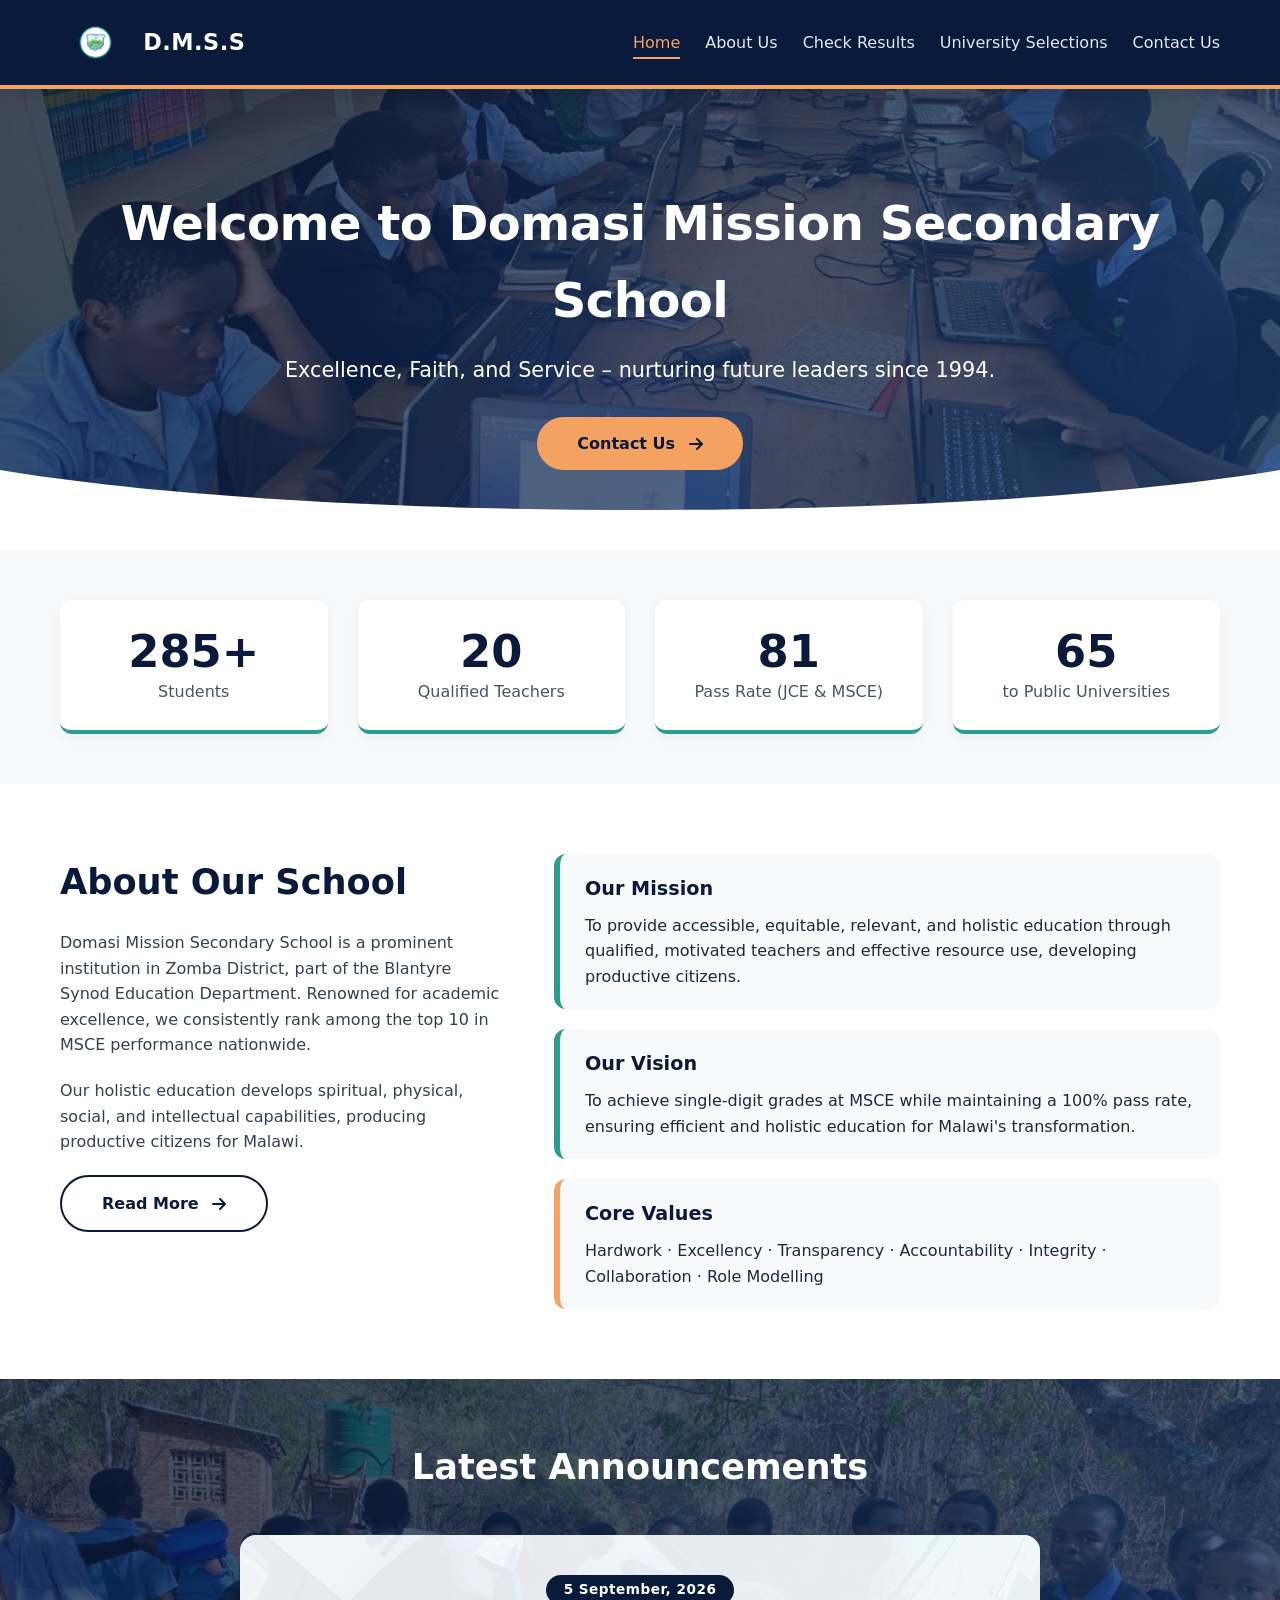
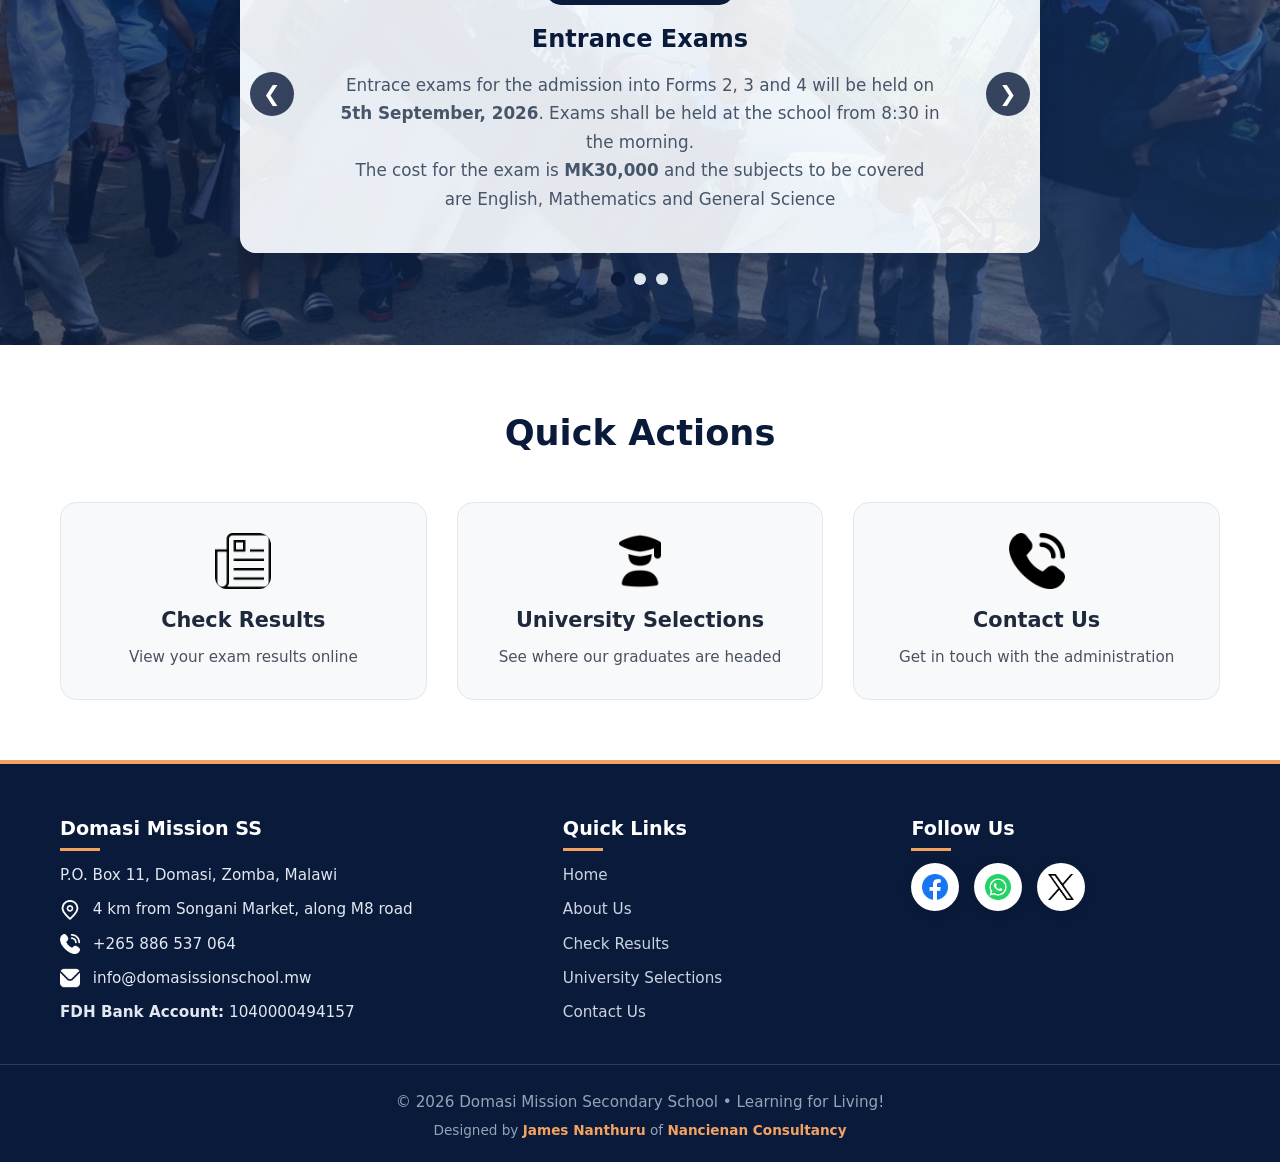
<file: index.html>
<!DOCTYPE html>
<html lang="en">
<head>
    <meta charset="UTF-8" />
    <meta name="viewport" content="width=device-width, initial-scale=1.0" />
    <meta name="description" content="Domasi Mission Secondary School – Excellence in Education, Faith, and Service. Top 10 MSCE performance in Malawi." />
    <meta name="author" content="James Nanthuru" />
    
    <!-- Favicon -->
    <link rel="icon" type="image/png" href="images/favicon.png" />
    
    <!-- Font Awesome for icons -->
    <link rel="stylesheet" href="https://cdnjs.cloudflare.com/ajax/libs/font-awesome/6.5.0/css/all.min.css" />
    
    <link rel="stylesheet" href="styles/styles.css" />
    <title>Home | Domasi Mission Secondary School</title>
</head>
<body>
    <!-- HEADER -->
    <header>
        <div class="container header-flex">
            <div class="logo">
                <a href="index.html">
                    <img src="images/logo.png" alt="Domasi Mission Secondary School Logo" />
                    <span class="school-name">D.M.S.S</span>
                </a>
            </div>
            <!-- Hamburger Menu Button -->
            <button class="hamburger" id="hamburgerBtn" aria-label="Toggle navigation menu">
                <i class="fas fa-bars"></i>
            </button>
            <!-- Navigation -->
            <nav class="nav-menu" id="navMenu">
                <button class="close-menu" id="closeMenuBtn" aria-label="Close navigation menu">
                    <i class="fas fa-times"></i>
                </button>
                <ul class="navigation">
                    <li><a href="index.html" class="active">Home</a></li>
                    <li><a href="about.html">About Us</a></li>
                    <li><a href="results.html">Check Results</a></li>
                    <li><a href="university.html">University Selections</a></li>
                    <li><a href="contact.html">Contact Us</a></li>
                </ul>
            </nav>
        </div>
    </header>

<!-- HERO BANNER -->
<section class="hero">
    <div class="hero-bg"></div>
    <div class="container hero-content">
        <h1 class="hero-title">Welcome to Domasi Mission Secondary School</h1>
        <p class="hero-subtitle">Excellence, Faith, and Service – nurturing future leaders since 1994.</p>
        <a href="contact.html" class="btn btn-primary">
            Contact Us <i class="fas fa-arrow-right"></i>
        </a>
    </div>
</section>

    <!-- QUICK STATS (Animated) -->
    <section class="stats" id="stats-section">
        <div class="container stats-grid">
            <div class="stat-item" data-count="350">
                <span class="stat-number" id="stat1">0</span>
                <span class="stat-label">Students</span>
            </div>
            <div class="stat-item" data-count="25">
                <span class="stat-number" id="stat2">0</span>
                <span class="stat-label">Qualified Teachers</span>
            </div>
            <div class="stat-item" data-count="100">
                <span class="stat-number" id="stat3">0</span>
                <span class="stat-label">Pass Rate (JCE & MSCE)</span>
            </div>
            <div class="stat-item" data-count="80">
                <span class="stat-number" id="stat4">0</span>
                <span class="stat-label">to Public Universities</span>
            </div>
        </div>
    </section>

    <!-- ABOUT TEASER + MISSION/VISION -->
    <section class="about-teaser">
        <div class="container">
            <div class="about-grid">
                <div class="about-text fade-in">
                    <h2>About Our School</h2>
                    <p>
                        Domasi Mission Secondary School is a prominent institution in Zomba District, part of the Blantyre Synod Education Department. 
                        Renowned for academic excellence, we consistently rank among the top 10 in MSCE performance nationwide.
                    </p>
                    <p>
                        Our holistic education develops spiritual, physical, social, and intellectual capabilities, producing productive citizens for Malawi.
                    </p>
                    <a href="about.html" class="btn btn-secondary">
                        Read More <i class="fas fa-arrow-right"></i>
                    </a>
                </div>
                <div class="mission-vision">
                    <div class="mv-box fade-in">
                        <h3>Our Mission</h3>
                        <p>To provide accessible, equitable, relevant, and holistic education through qualified, motivated teachers and effective resource use, developing productive citizens.</p>
                    </div>
                    <div class="mv-box fade-in">
                        <h3>Our Vision</h3>
                        <p>To achieve single‑digit grades at MSCE while maintaining a 100% pass rate, ensuring efficient and holistic education for Malawi's transformation.</p>
                    </div>
                    <div class="mv-box values fade-in">
                        <h3>Core Values</h3>
                        <p>Hardwork · Excellency · Transparency · Accountability · Integrity · Collaboration · Role Modelling</p>
                    </div>
                </div>
            </div>
        </div>
    </section>

    <!-- LATEST NEWS / ANNOUNCEMENTS (CAROUSEL) -->
    <section class="news">
        <div class="container">
            <h2>Latest Announcements</h2>
            <div class="news-carousel-container">
                <div class="news-carousel" id="newsCarousel">

                    <div class="news-slide">
                        <span class="news-date">5 September, 2026</span>
                        <h3>Entrance Exams</h3>
                        <p>Entrace exams for the admission into Forms 2, 3 and 4 will be held on <strong>5th September, 2026</strong>. Exams shall be held at the school from 8:30 in the morning.</p>
                        <p>The cost for the exam is <strong>MK30,000</strong> and the subjects to be covered are English, Mathematics and General Science</p>
                    </div>

                    <div class="news-slide">
                        <span class="news-date">Quiz For Seniors!</span>
                        <h3>Biology Form 3: The Human Digestive System Quiz</h3>
                        <p>Please click <a href="https://docs.google.com/forms/d/e/1FAIpQLSdcTyNY9k8ctupdufusrciLjAH4TzVms2nDSgASkOYd7P7Nxg/viewform?usp=sharing&ouid=105604369254971839266"> here</a> to access the quiz</p>
                    </div>

                    <div class="news-slide">
                        <span class="news-date">14 September, 2026</span>
                        <h3>New Academic Year Starts!</h3>
                        <p>Term 1 will open on <strong>14th September, 2026</strong> which will also be the day for arrival of the students. All parents and guardians are urged to prepare diligently.</p>
                    </div>
                </div>
                <!-- Carousel Controls -->
                <button class="carousel-btn prev-btn" onclick="prevSlide()">&#10094;</button>
                <button class="carousel-btn next-btn" onclick="nextSlide()">&#10095;</button>
            </div>
            <!-- Dots/Indicators -->
            <div class="carousel-dots" id="carouselDots"></div>
        </div>
    </section>

    <!-- QUICK LINKS (Service Cards) -->
    <section class="quick-links">
        <div class="container">
            <h2>Quick Actions</h2>
            <div class="links-grid">
                <a href="results.html" class="link-card">
                    <img src="images/results.png" alt="Check Results" class="action-icon" />
                    <h3>Check Results</h3>
                    <p>View your exam results online</p>
                </a>
                <a href="university.html" class="link-card">
                    <img src="images/university.png" alt="University Selections" class="action-icon" />
                    <h3>University Selections</h3>
                    <p>See where our graduates are headed</p>
                </a>
                <a href="contact.html" class="link-card">
                    <img src="images/call.png" alt="Contact Us" class="action-icon" />
                    <h3>Contact Us</h3>
                    <p>Get in touch with the administration</p>
                </a>
            </div>
        </div>
    </section>

    <!-- ===== FOOTER ===== -->
    <footer>
        <div class="container footer-grid">
            <div class="footer-col">
                <h4>Domasi Mission SS</h4>
                <p>P.O. Box 11, Domasi, Zomba, Malawi</p>
                <p><img src="images/location.png" alt="Location" class="footer-icon" /> 4 km from Songani Market, along M8 road</p>
                <p><img src="images/call.png" alt="Phone" class="footer-icon" /> +265 886 537 064</p>
                <p><img src="images/email.png" alt="Email" class="footer-icon" /> info@domasissionschool.mw</p>
                <p><strong>FDH Bank Account:</strong> 1040000494157</p>
            </div>
            <div class="footer-col">
                <h4>Quick Links</h4>
                <ul>
                    <li><a href="index.html">Home</a></li>
                    <li><a href="about.html">About Us</a></li>
                    <li><a href="results.html">Check Results</a></li>
                    <li><a href="university.html">University Selections</a></li>
                    <li><a href="contact.html">Contact Us</a></li>
                </ul>
            </div>
            <div class="footer-col">
                <h4>Follow Us</h4>
                <div class="social-icons">
                    <a href="#" target="_blank"><img src="images/facebook.png" alt="Facebook" /></a>
                    <a href="#" target="_blank"><img src="images/whatsapp.png" alt="WhatsApp" /></a>
                    <a href="#" target="_blank"><img src="images/x-bw.png" alt="X (Twitter)" /></a>
                </div>
            </div>
        </div>

        <hr class="footer-divider" />

        <div class="container footer-bottom">
            <p class="footer-copy">
                &copy; 2026 Domasi Mission Secondary School &bull; Learning for Living!
            </p>
            <p class="footer-designed">
                Designed by <a href="https://www.linkedin.com/in/james-nanthuru-34a777254/" target="_blank" class="footer-link">James Nanthuru</a> of <strong>Nancienan Consultancy</strong>
            </p>
        </div>
    </footer>

    <!-- Back to Top Button -->
    <button id="backToTop" class="back-to-top" onclick="scrollToTop()">
        <i class="fas fa-chevron-up"></i>
    </button>

    <!-- ===== EXTERNAL JAVASCRIPT WITH DEFER ===== -->
    <script src="scripts/domasi.js" defer></script>
</body>
</html>
</file>
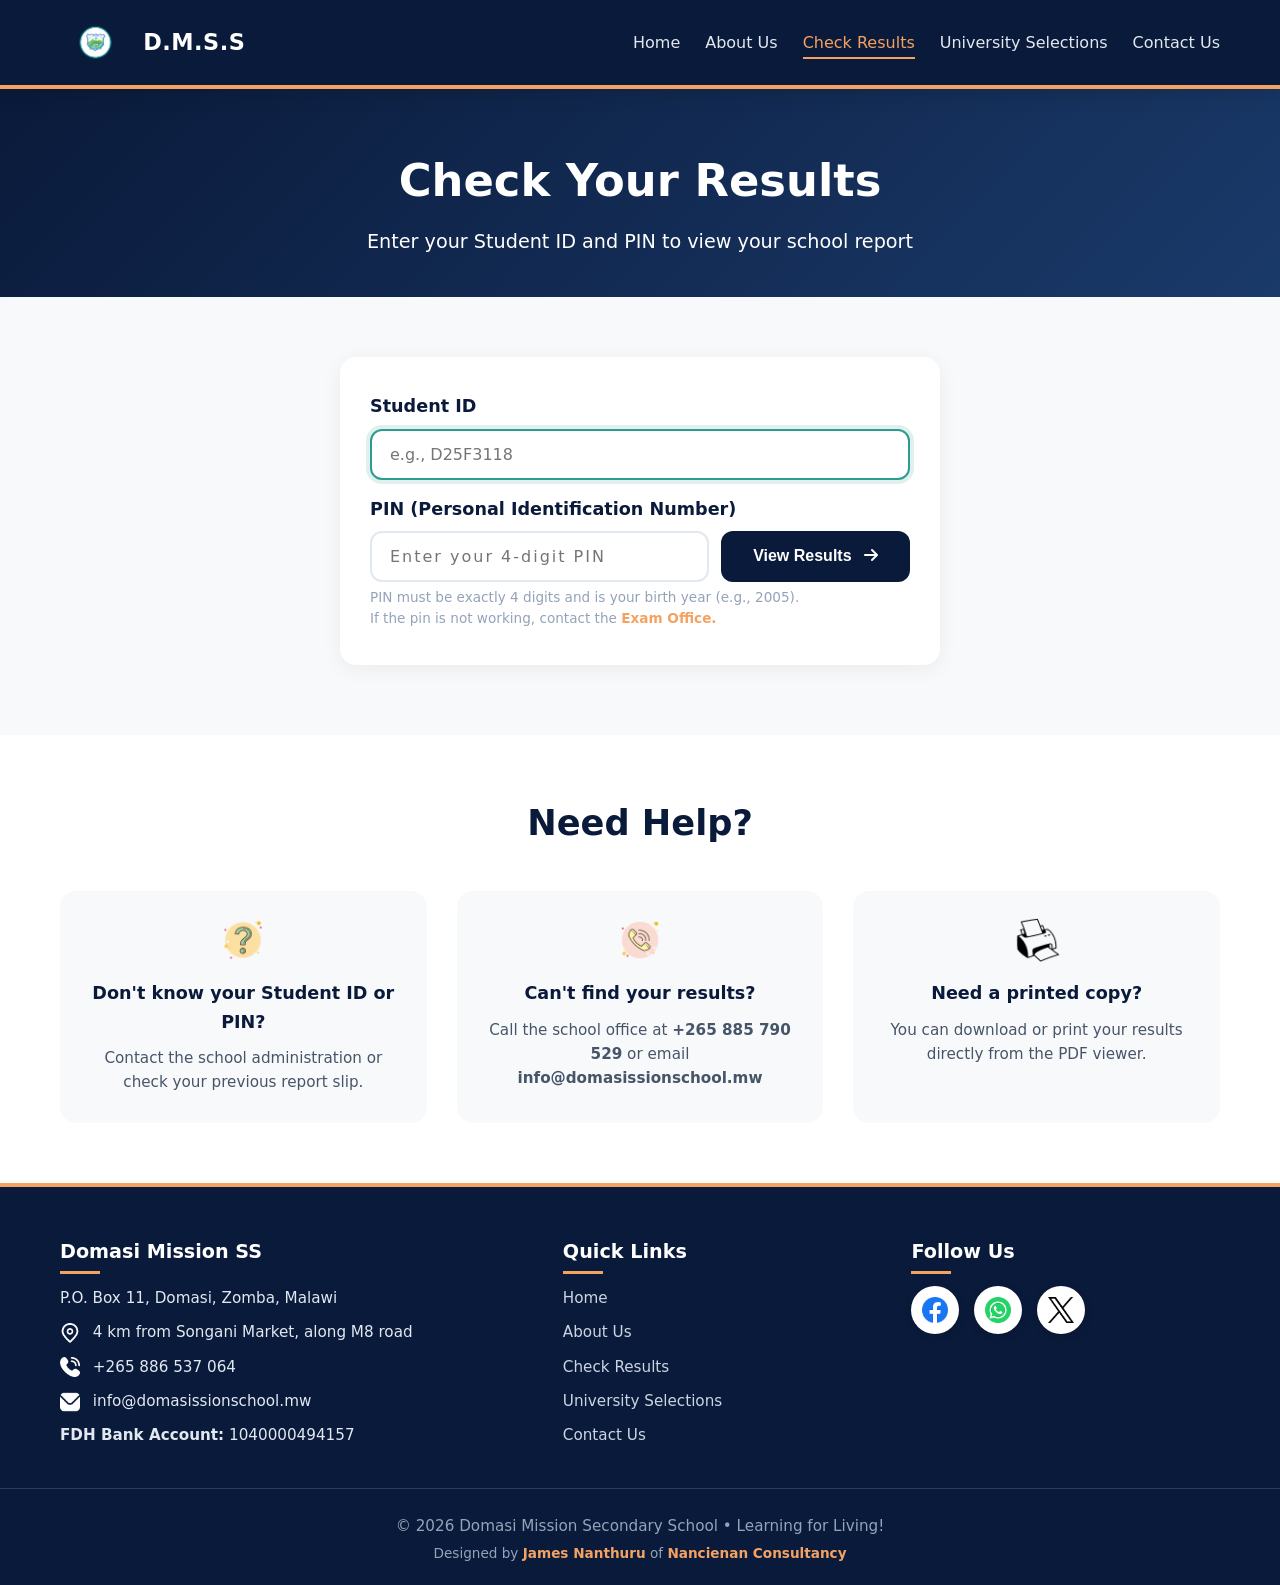
<file: results.html>
<!DOCTYPE html>
<html lang="en">
<head>
    <meta charset="UTF-8" />
    <meta name="viewport" content="width=device-width, initial-scale=1.0" />
    <meta name="description" content="Check your results at Domasi Mission Secondary School. Enter your Student ID and PIN to view your report." />
    <meta name="author" content="James Nanthuru" />
    
    <!-- Favicon -->
    <link rel="icon" type="image/png" href="images/favicon.png" />
    
    <!-- Font Awesome for icons -->
    <link rel="stylesheet" href="https://cdnjs.cloudflare.com/ajax/libs/font-awesome/6.5.0/css/all.min.css" />
    
    <link rel="stylesheet" href="styles/styles.css" />
    <title>Check Results | Domasi Mission Secondary School</title>
</head>
<body>
    <!-- ===== HEADER ===== -->
    <header>
        <div class="container header-flex">
            <div class="logo">
                <a href="index.html">
                    <img src="images/logo.png" alt="Domasi Mission Secondary School Logo" />
                    <span class="school-name">D.M.S.S</span>
                </a>
            </div>
            <!-- Hamburger Menu Button -->
            <button class="hamburger" id="hamburgerBtn" aria-label="Toggle navigation menu">
                <i class="fas fa-bars"></i>
            </button>
            <!-- Navigation -->
            <nav class="nav-menu" id="navMenu">
                <button class="close-menu" id="closeMenuBtn" aria-label="Close navigation menu">
                    <i class="fas fa-times"></i>
                </button>
                <ul class="navigation">
                    <li><a href="index.html">Home</a></li>
                    <li><a href="about.html">About Us</a></li>
                    <li><a href="results.html" class="active">Check Results</a></li>
                    <li><a href="university.html">University Selections</a></li>
                    <li><a href="contact.html">Contact Us</a></li>
                </ul>
            </nav>
        </div>
    </header>

    <!-- ===== MAIN CONTENT ===== -->
    <main>
        <!-- Results Hero Banner -->
        <section class="results-hero">
            <div class="container">
                <h1 class="hero-title">Check Your Results</h1>
                <p class="hero-subtitle">Enter your Student ID and PIN to view your school report</p>
            </div>
        </section>

        <!-- Search Section -->
        <section class="result-search-section">
            <div class="container">
                <div class="search-box fade-in">
                    <label for="studentId">Student ID</label>
                    <div class="search-input-group">
                        <input 
                            type="text" 
                            id="studentId" 
                            placeholder="e.g., D25F3118" 
                            autofocus
                        />
                    </div>

                    <label for="pin" style="margin-top: 15px;">PIN (Personal Identification Number)</label>
                    <div class="search-input-group">
                        <input 
                            type="password" 
                            id="pin" 
                            placeholder="Enter your 4‑digit PIN"
                            maxlength="4"
                            inputmode="numeric"
                            pattern="[0-9]{4}"
                            title="Please enter exactly 4 digits (0-9)"
                            required
                        />
                        <button id="searchBtn" onclick="checkResult()">
                            View Results <i class="fas fa-arrow-right"></i>
                        </button>
                    </div>
                    <p class="pin-hint">PIN must be exactly 4 digits and is your birth year (e.g., 2005).
                       <br/> If the pin is not working, contact the <a href="https://wa.link/b7gxhq"> Exam Office.</a>
                    </p>
                </div>

                <!-- Result Display Area -->
                <div id="resultDisplay">
                    <!-- Results will appear here -->
                </div>

                <!-- Loading Spinner (hidden by default) -->
                <div id="loadingSpinner" class="spinner" style="display: none;">
                    <div class="spinner-circle"></div>
                    <p>Checking credentials...</p>
                </div>
            </div>
        </section>

        <!-- Help Section -->
        <section class="help-section">
            <div class="container">
                <h2>Need Help?</h2>
                <div class="help-grid">
                    <div class="help-item fade-in">
                        <img src="images/questionmark.png" alt="Question Mark" class="help-icon-img" />
                        <h3>Don't know your Student ID or PIN?</h3>
                        <p>Contact the school administration or check your previous report slip.</p>
                    </div>
                    <div class="help-item fade-in">
                        <img src="images/phonecall.png" alt="Phone Call" class="help-icon-img" />
                        <h3>Can't find your results?</h3>
                        <p>Call the school office at <strong>+265 885 790 529</strong> or email <strong>info@domasissionschool.mw</strong></p>
                    </div>
                    <div class="help-item fade-in">
                        <img src="images/printer.png" alt="Printer" class="help-icon-img" />
                        <h3>Need a printed copy?</h3>
                        <p>You can download or print your results directly from the PDF viewer.</p>
                    </div>
                </div>
            </div>
        </section>
    </main>

    <!-- ===== FOOTER ===== -->
    <footer>
        <div class="container footer-grid">
            <div class="footer-col">
                <h4>Domasi Mission SS</h4>
                <p>P.O. Box 11, Domasi, Zomba, Malawi</p>
                <p><img src="images/location.png" alt="Location" class="footer-icon" /> 4 km from Songani Market, along M8 road</p>
                <p><img src="images/call.png" alt="Phone" class="footer-icon" /> +265 886 537 064</p>
                <p><img src="images/email.png" alt="Email" class="footer-icon" /> info@domasissionschool.mw</p>
                <p><strong>FDH Bank Account:</strong> 1040000494157</p>
            </div>
            <div class="footer-col">
                <h4>Quick Links</h4>
                <ul>
                    <li><a href="index.html">Home</a></li>
                    <li><a href="about.html">About Us</a></li>
                    <li><a href="results.html">Check Results</a></li>
                    <li><a href="university.html">University Selections</a></li>
                    <li><a href="contact.html">Contact Us</a></li>
                </ul>
            </div>
            <div class="footer-col">
                <h4>Follow Us</h4>
                <div class="social-icons">
                    <a href="#" target="_blank"><img src="images/facebook.png" alt="Facebook" /></a>
                    <a href="#" target="_blank"><img src="images/whatsapp.png" alt="WhatsApp" /></a>
                    <a href="#" target="_blank"><img src="images/x-bw.png" alt="X (Twitter)" /></a>
                </div>
            </div>
        </div>

        <hr class="footer-divider" />

        <div class="container footer-bottom">
            <p class="footer-copy">
                &copy; 2026 Domasi Mission Secondary School &bull; Learning for Living!
            </p>
            <p class="footer-designed">
                Designed by <a href="https://www.linkedin.com/in/james-nanthuru-34a777254/" target="_blank" class="footer-link">James Nanthuru</a> of <strong>Nancienan Consultancy</strong>
            </p>
        </div>
    </footer>

    <!-- Back to Top Button -->
    <button id="backToTop" class="back-to-top" onclick="scrollToTop()">
        <i class="fas fa-chevron-up"></i>
    </button>

    <!-- ===== EXTERNAL JAVASCRIPT WITH DEFER ===== -->
    <script src="scripts/domasi.js" defer></script>
</body>
</html>
</file>
<file: styles/styles.css>
/* ===== RESET & BASE ===== */
* {
    margin: 0;
    padding: 0;
    box-sizing: border-box;
}

body {
    font-family: 'Segoe UI', Roboto, system-ui, -apple-system, sans-serif;
    background-color: #ffffff;
    color: #1e293b;
    line-height: 1.6;
    padding-top: 85px; /* Space for fixed header */
}

.container {
    max-width: 1200px;
    margin: 0 auto;
    padding: 0 20px;
}

a {
    text-decoration: none;
    color: inherit;
}

/* ===== STICKY HEADER ===== */
header {
    position: fixed;
    top: 0;
    left: 0;
    width: 100%;
    z-index: 1000;
    background-color: #0a1a3a;
    padding: 15px 0;
    border-bottom: 4px solid #f4a261;
    box-shadow: 0 4px 20px rgba(0, 0, 0, 0.15);
    transition: all 0.3s ease;
}

/* Shrink header on scroll */
header.shrink {
    padding: 8px 0;
    box-shadow: 0 4px 30px rgba(0, 0, 0, 0.25);
}

header.shrink .logo img {
    height: 42px;
}

header.shrink .school-name {
    font-size: 1.2rem;
}

.header-flex {
    display: flex;
    justify-content: space-between;
    align-items: center;
    flex-wrap: wrap;
}

.logo {
    display: flex;
    align-items: center;
    gap: 12px;
}

.logo a {
    display: flex;
    align-items: center;
    gap: 12px;
}

.logo img {
    height: 55px;
    width: auto;
    transition: height 0.3s ease;
}

.school-name {
    color: #ffffff;
    font-size: 1.4rem;
    font-weight: 700;
    letter-spacing: 0.5px;
    transition: font-size 0.3s ease;
}

/* ===== NAVIGATION (Desktop) ===== */
.navigation {
    list-style: none;
    display: flex;
    gap: 25px;
}

.navigation li a {
    color: #e2e8f0;
    font-weight: 500;
    padding: 5px 0;
    border-bottom: 2px solid transparent;
    transition: 0.3s;
}

.navigation li a:hover,
.navigation li a.active {
    color: #f4a261;
    border-bottom-color: #f4a261;
}

/* ===== HAMBURGER MENU (Mobile) ===== */
.hamburger {
    display: none;
    background: none;
    border: none;
    color: #ffffff;
    font-size: 1.8rem;
    cursor: pointer;
    padding: 5px 10px;
    transition: all 0.3s ease;
    z-index: 1001;
}

.hamburger:hover {
    color: #f4a261;
    transform: scale(1.05);
}

.close-menu {
    display: none;
    background: none;
    border: none;
    color: #ffffff;
    font-size: 2rem;
    cursor: pointer;
    padding: 10px 20px;
    transition: all 0.3s ease;
    position: absolute;
    top: 15px;
    right: 20px;
    z-index: 1002;
}

.close-menu:hover {
    color: #f4a261;
    transform: rotate(90deg);
}

/* ===== MOBILE NAVIGATION ===== */
@media (max-width: 768px) {
    body {
        padding-top: 70px;
    }

    .hamburger {
        display: block;
    }

    /* Hide hamburger when menu is open (using body class) */
    body.menu-open .hamburger {
        display: none !important;
    }

    .close-menu {
        display: block;
        background: none;
        border: none;
        color: #ffffff;
        font-size: 2rem;
        cursor: pointer;
        padding: 10px 20px;
        transition: all 0.3s ease;
        position: absolute;
        top: 15px;
        right: 20px;
        z-index: 1002;
    }

    .close-menu:hover {
        color: #f4a261;
        transform: rotate(90deg);
    }

    .nav-menu {
        position: fixed;
        top: 0;
        right: -100%;
        width: 80%;
        max-width: 320px;
        height: 100vh;
        background: #0a1a3a;
        padding: 60px 30px 30px;
        transition: right 0.4s cubic-bezier(0.25, 0.46, 0.45, 0.94);
        z-index: 1000;
        overflow-y: auto;
        box-shadow: -10px 0 40px rgba(0, 0, 0, 0.3);
    }

    .nav-menu.open {
        right: 0;
    }

    /* Overlay */
    .nav-menu::before {
        content: '';
        position: fixed;
        top: 0;
        left: 0;
        width: 100%;
        height: 100%;
        background: rgba(0, 0, 0, 0.5);
        opacity: 0;
        visibility: hidden;
        transition: all 0.4s ease;
        z-index: -1;
    }

    .nav-menu.open::before {
        opacity: 1;
        visibility: visible;
    }

    .navigation {
        flex-direction: column;
        gap: 20px;
        padding-top: 30px;
        list-style: none;
        align-items: center;
    }

    .navigation li {
        width: 100%;
        text-align: center;
        opacity: 0;
        transform: translateX(30px);
        transition: all 0.3s ease;
        transition-delay: 0s;
    }

    /* Staggered animation */
    .nav-menu.open .navigation li:nth-child(1) { transition-delay: 0.1s; }
    .nav-menu.open .navigation li:nth-child(2) { transition-delay: 0.15s; }
    .nav-menu.open .navigation li:nth-child(3) { transition-delay: 0.2s; }
    .nav-menu.open .navigation li:nth-child(4) { transition-delay: 0.25s; }
    .nav-menu.open .navigation li:nth-child(5) { transition-delay: 0.3s; }

    .nav-menu.open .navigation li {
        opacity: 1;
        transform: translateX(0);
    }

    .navigation li a {
        display: block;
        padding: 12px 20px;
        font-size: 1.2rem;
        color: #e2e8f0;
        border-bottom: 2px solid transparent;
        transition: all 0.3s ease;
        border-radius: 8px;
    }

    .navigation li a:hover,
    .navigation li a.active {
        color: #f4a261;
        background: rgba(244, 162, 97, 0.1);
        border-bottom-color: #f4a261;
    }

    /* Body scroll lock */
    body.menu-open {
        overflow: hidden;
    }

    header {
        padding: 10px 0;
    }

    .logo img {
        height: 40px;
    }

    .school-name {
        font-size: 1rem;
    }

    /* Adjust shrink on mobile */
    header.shrink .logo img {
        height: 32px;
    }

    header.shrink .school-name {
        font-size: 0.9rem;
    }
}

/* Small phones */
@media (max-width: 480px) {
    body {
        padding-top: 60px;
    }

    .nav-menu {
        width: 85%;
        max-width: 280px;
        padding: 50px 20px 20px;
    }

    .navigation li a {
        font-size: 1rem;
        padding: 10px 15px;
    }

    .close-menu {
        font-size: 1.6rem;
        top: 10px;
        right: 15px;
    }

    .hamburger {
        font-size: 1.5rem;
    }

    /* Ensure hamburger is also hidden on very small screens when menu is open */
    body.menu-open .hamburger {
        display: none !important;
    }
}

/* ===== HERO ===== */
.hero {
    background: linear-gradient(135deg, #0a1a3a 0%, #1a3a6a 100%);
    color: #fff;
    padding: 100px 0 80px;
    text-align: center;
    position: relative;
}

.hero::after {
    content: '';
    position: absolute;
    bottom: 0;
    left: 0;
    right: 0;
    height: 80px;
    background: url("data:image/svg+xml,%3Csvg xmlns='http://www.w3.org/2000/svg' viewBox='0 0 1200 120' preserveAspectRatio='none'%3E%3Cpath d='M0,0 C300,80 900,80 1200,0 L1200,120 L0,120Z' fill='%23ffffff'/%3E%3C/svg%3E") no-repeat bottom;
    background-size: 100% 100%;
}

.hero-content {
    position: relative;
    z-index: 2;
}

.hero h1 {
    font-size: 3rem;
    margin-bottom: 15px;
    letter-spacing: -0.5px;
}

.hero p {
    font-size: 1.3rem;
    margin-bottom: 30px;
    opacity: 0.9;
}

.btn {
    display: inline-block;
    padding: 14px 40px;
    border-radius: 50px;
    font-weight: 600;
    transition: 0.3s;
    border: none;
    cursor: pointer;
}

.btn-primary {
    background-color: #f4a261;
    color: #0a1a3a;
}

.btn-primary:hover {
    background-color: #e9c46a;
    transform: translateY(-3px);
    box-shadow: 0 8px 25px rgba(244, 162, 97, 0.4);
}

.btn-secondary {
    background-color: transparent;
    color: #0a1a3a;
    border: 2px solid #0a1a3a;
}

.btn-secondary:hover {
    background-color: #0a1a3a;
    color: #fff;
}

/* ===== STATS ===== */
.stats {
    background-color: #f8f9fa;
    padding: 50px 0;
}

.stats-grid {
    display: grid;
    grid-template-columns: repeat(auto-fit, minmax(200px, 1fr));
    gap: 30px;
    text-align: center;
}

.stat-item {
    background: #fff;
    border-radius: 12px;
    padding: 25px 15px;
    box-shadow: 0 4px 12px rgba(0,0,0,0.05);
    border-bottom: 4px solid #2a9d8f;
}

.stat-number {
    display: block;
    font-size: 2.8rem;
    font-weight: 800;
    color: #0a1a3a;
    line-height: 1.2;
}

.stat-label {
    font-size: 1rem;
    color: #475569;
    font-weight: 500;
}

/* ===== ABOUT TEASER (Homepage) - UPDATED WITH HOVER ===== */
.about-teaser {
    padding: 70px 0;
}

.about-grid {
    display: grid;
    grid-template-columns: 1fr 1.5fr;
    gap: 50px;
    align-items: start;
}

.about-text h2 {
    font-size: 2.2rem;
    color: #0a1a3a;
    margin-bottom: 20px;
}

.about-text p {
    margin-bottom: 20px;
    color: #334155;
}

.mission-vision {
    display: flex;
    flex-direction: column;
    gap: 20px;
}

.mv-box {
    background: #f8f9fa;
    padding: 20px 25px;
    border-radius: 12px;
    border-left: 6px solid #2a9d8f;
    transition: all 0.3s ease;
}

.mv-box:hover {
    transform: translateY(-5px);
    box-shadow: 0 8px 25px rgba(0, 0, 0, 0.08);
    border-left-color: #f4a261;
}

.mv-box h3 {
    color: #0a1a3a;
    font-size: 1.2rem;
    margin-bottom: 8px;
}

.mv-box.values {
    border-left-color: #f4a261;
}

.mv-box.values:hover {
    border-left-color: #2a9d8f;
}

.mv-box.values p {
    font-weight: 500;
    color: #1e293b;
}

/* ===== NEWS ===== */
.news {
    background-color: #f8f9fa;
    padding: 60px 0;
}

.news h2 {
    text-align: center;
    font-size: 2.2rem;
    color: #0a1a3a;
    margin-bottom: 40px;
}

.news-grid {
    display: grid;
    grid-template-columns: repeat(auto-fit, minmax(250px, 1fr));
    gap: 25px;
}

.news-card {
    background: #fff;
    padding: 25px;
    border-radius: 12px;
    box-shadow: 0 4px 10px rgba(0,0,0,0.04);
    transition: 0.3s;
    border-top: 4px solid #2a9d8f;
}

.news-card:hover {
    transform: translateY(-5px);
    box-shadow: 0 12px 30px rgba(0,0,0,0.08);
}

.news-date {
    display: inline-block;
    background: #0a1a3a;
    color: #fff;
    padding: 4px 14px;
    border-radius: 30px;
    font-size: 0.8rem;
    font-weight: 600;
    letter-spacing: 0.5px;
    margin-bottom: 12px;
}

.news-card h3 {
    color: #0a1a3a;
    font-size: 1.2rem;
    margin-bottom: 8px;
}

.news-card p {
    color: #475569;
    font-size: 0.95rem;
}

/* ===== NEWS CAROUSEL LINK STYLING ===== */
.news-slide a {
    color: #f4a261;          /* Gold color */
    font-weight: 600;
    text-decoration: underline;
    text-underline-offset: 2px;
    transition: all 0.3s ease;
}

.news-slide a:hover {
    color: #e9c46a;          /* Lighter gold on hover */
    text-decoration: none;
    text-shadow: 0 0 10px rgba(244, 162, 97, 0.3);
}

/* ===== QUICK LINKS ===== */
.quick-links {
    padding: 60px 0;
}

.quick-links h2 {
    text-align: center;
    font-size: 2.2rem;
    color: #0a1a3a;
    margin-bottom: 40px;
}

.links-grid {
    display: grid;
    grid-template-columns: repeat(auto-fit, minmax(200px, 1fr));
    gap: 30px;
}

.link-card {
    background: #f8f9fa;
    padding: 30px 20px;
    border-radius: 16px;
    text-align: center;
    transition: all 0.3s ease;
    border: 1px solid #e2e8f0;
}

.link-card:hover {
    background: #0a1a3a;
    color: #fff;
    transform: scale(1.03);
    border-color: #0a1a3a;
}

.link-card:hover h3,
.link-card:hover p {
    color: #ffffff;
}

/* --- Custom PNG Icons in Quick Actions --- */
.action-icon {
    width: 56px;
    height: 56px;
    object-fit: contain;
    display: block;
    margin: 0 auto 15px;
    transition: all 0.3s ease;
    filter: none;
    border-radius: 12px;
}

.link-card:hover .action-icon {
    transform: scale(1.1) rotate(-10deg);
    filter: brightness(0) invert(1);
    box-shadow: 0 8px 20px rgba(255, 255, 255, 0.2);
}

.link-card h3 {
    font-size: 1.3rem;
    margin-bottom: 8px;
}

.link-card p {
    font-size: 0.95rem;
    opacity: 0.8;
}

/* ===== FOOTER - UPDATED WITH BOTTOM SECTION ===== */
footer {
    background-color: #0a1a3a;
    color: #e2e8f0;
    padding: 50px 0 20px;
    border-top: 4px solid #f4a261;
}

.footer-grid {
    display: grid;
    grid-template-columns: 1.5fr 1fr 1fr;
    gap: 40px;
    padding-bottom: 20px;
}

.footer-col h4 {
    color: #fff;
    font-size: 1.2rem;
    margin-bottom: 18px;
    position: relative;
}

.footer-col h4::after {
    content: '';
    position: absolute;
    left: 0;
    bottom: -6px;
    width: 40px;
    height: 3px;
    background: #f4a261;
}

.footer-col p,
.footer-col li {
    margin-bottom: 10px;
    font-size: 0.95rem;
}

.footer-col ul {
    list-style: none;
}

.footer-col ul li a {
    color: #cbd5e1;
    transition: 0.3s;
}

.footer-col ul li a:hover {
    color: #f4a261;
    padding-left: 5px;
}

/* --- SOCIAL ICONS --- */
.social-icons {
    display: flex;
    gap: 15px;
    margin-top: 10px;
    flex-wrap: wrap;
}

.social-icons a {
    display: inline-flex;
    align-items: center;
    justify-content: center;
    width: 48px;
    height: 48px;
    background-color: #ffffff;
    border-radius: 50%;
    transition: all 0.3s ease;
    box-shadow: 0 2px 8px rgba(0, 0, 0, 0.15);
    text-decoration: none;
}

.social-icons a:hover {
    background-color: #f4a261;
    transform: translateY(-4px);
    box-shadow: 0 6px 18px rgba(244, 162, 97, 0.4);
}

.social-icons img {
    width: 26px;
    height: 26px;
    display: block;
    filter: none;
}

/* --- FOOTER DIVIDER --- */
.footer-divider {
    border: none;
    border-top: 1px solid rgba(255, 255, 255, 0.15);
    margin: 10px 0 20px;
}

/* --- FOOTER BOTTOM SECTION --- */
.footer-bottom {
    display: flex;
    flex-direction: column;
    align-items: center;
    justify-content: center;
    text-align: center;
    gap: 5px;
    padding-top: 5px;
}

.footer-copy {
    font-size: 0.95rem;
    color: #94a3b8;
    margin: 0;
}

.footer-designed {
    font-size: 0.85rem;
    color: #94a3b8;
    margin: 0;
}

.footer-designed strong {
    color: #f4a261;
    font-weight: 600;
}

/* --- FOOTER ICONS --- */
.footer-icon {
    width: 20px;
    height: 20px;
    object-fit: contain;
    margin-right: 8px;
    vertical-align: middle;
    display: inline-block;
    filter: brightness(0) invert(1);
}

.footer-col p:hover .footer-icon {
    filter: brightness(0) invert(0.7) sepia(1) hue-rotate(330deg) saturate(3);
}

/* ===== RESPONSIVE ===== */
@media (max-width: 900px) {
    .about-grid {
        grid-template-columns: 1fr;
        gap: 30px;
    }
    .footer-grid {
        grid-template-columns: 1fr 1fr;
    }
    .hero h1 {
        font-size: 2.2rem;
    }
}

@media (max-width: 700px) {
    .stats-grid {
        grid-template-columns: 1fr 1fr;
    }
    .footer-grid {
        grid-template-columns: 1fr;
        gap: 30px;
        text-align: center;
    }
    .footer-col h4::after {
        left: 50%;
        transform: translateX(-50%);
    }
    .social-icons {
        justify-content: center;
    }
    .hero {
        padding: 60px 0 50px;
    }
    .hero h1 {
        font-size: 1.8rem;
    }
    .news-grid {
        grid-template-columns: 1fr;
    }
}

@media (max-width: 480px) {
    .stats-grid {
        grid-template-columns: 1fr;
    }
    .links-grid {
        grid-template-columns: 1fr;
    }
}

/* ======================================== */
/* ===== CONTACT PAGE SPECIFIC STYLES ===== */
/* ======================================== */

.company-info {
    background: #f8f9fa;
    padding: 60px 0 40px;
    text-align: center;
    border-bottom: 1px solid #e2e8f0;
}

.company-info h1 {
    font-size: 2.8rem;
    color: #0a1a3a;
    margin-bottom: 20px;
    letter-spacing: -0.5px;
}

.company-info address {
    font-style: normal;
    font-size: 1.15rem;
    line-height: 1.9;
    color: #1e293b;
}

.company-info address a {
    color: #2a9d8f;
    font-weight: 500;
    text-decoration: underline;
}

.company-info address a:hover {
    color: #f4a261;
}

.contact-two-column {
    display: grid;
    grid-template-columns: 1fr 1fr;
    gap: 50px;
    padding: 60px 0;
    align-items: start;
}

.contact-two-column h2 {
    font-size: 1.8rem;
    color: #0a1a3a;
    margin-bottom: 20px;
    border-left: 6px solid #f4a261;
    padding-left: 15px;
}

.contact-map iframe {
    width: 100%;
    height: 400px;
    border: 0;
    border-radius: 16px;
    box-shadow: 0 8px 25px rgba(0, 0, 0, 0.08);
}

.contact-form label {
    display: block;
    font-weight: 600;
    color: #0a1a3a;
    margin-top: 18px;
    margin-bottom: 4px;
}

.contact-form input[type="text"],
.contact-form input[type="email"],
.contact-form textarea {
    width: 100%;
    padding: 12px 16px;
    border: 2px solid #e2e8f0;
    border-radius: 10px;
    font-size: 1rem;
    transition: 0.3s;
    background: #fff;
    font-family: inherit;
}

.contact-form input:focus,
.contact-form textarea:focus {
    outline: none;
    border-color: #2a9d8f;
    box-shadow: 0 0 0 4px rgba(42, 157, 143, 0.15);
}

.contact-form fieldset {
    border: 2px solid #e2e8f0;
    border-radius: 12px;
    padding: 18px 22px;
    margin-top: 20px;
}

.contact-form legend {
    font-weight: 700;
    color: #0a1a3a;
    padding: 0 8px;
}

.contact-form fieldset label {
    display: inline-block;
    font-weight: 400;
    margin-right: 20px;
    margin-top: 8px;
    cursor: pointer;
}

.contact-form fieldset input[type="radio"] {
    margin-right: 6px;
    accent-color: #2a9d8f;
    transform: scale(1.1);
}

.submit-btn {
    margin-top: 25px;
    width: 100%;
    padding: 16px;
    font-size: 1.2rem;
    cursor: pointer;
    background-color: #0a1a3a;
    color: #fff;
    border: none;
    border-radius: 50px;
    font-weight: 700;
    transition: 0.3s;
    letter-spacing: 0.5px;
}

.submit-btn:hover {
    background-color: #f4a261;
    color: #0a1a3a;
    transform: translateY(-3px);
    box-shadow: 0 8px 25px rgba(244, 162, 97, 0.4);
}

.team-section {
    background: #f8f9fa;
    padding: 60px 0 70px;
}

.team-section h2 {
    text-align: center;
    font-size: 2.2rem;
    color: #0a1a3a;
    margin-bottom: 45px;
}

.staff {
    display: grid;
    grid-template-columns: repeat(auto-fit, minmax(170px, 1fr));
    gap: 35px;
    text-align: center;
}

.staff figure {
    background: #fff;
    border-radius: 20px;
    padding: 25px 15px 20px;
    box-shadow: 0 4px 15px rgba(0, 0, 0, 0.04);
    transition: 0.3s;
    border-bottom: 4px solid transparent;
}

.staff figure:hover {
    transform: translateY(-8px);
    box-shadow: 0 12px 35px rgba(0, 0, 0, 0.08);
    border-bottom-color: #f4a261;
}

.staff figure img {
    width: 140px;
    height: 140px;
    object-fit: cover;
    border-radius: 50%;
    border: 4px solid #e2e8f0;
    margin-bottom: 15px;
    background: #f1f5f9;
    transition: 0.3s;
}

.staff figure:hover img {
    border-color: #2a9d8f;
}

.staff figcaption {
    font-size: 0.95rem;
    line-height: 1.6;
    color: #1e293b;
}

.staff figcaption strong {
    display: block;
    font-size: 1.1rem;
    color: #0a1a3a;
    margin-bottom: 2px;
}

/* ======================================== */
/* ===== STAFF - COMPACT (One Line) ===== */
/* ======================================== */

.staff-compact {
    display: grid;
    grid-template-columns: repeat(6, 1fr);
    gap: 15px;
}

.staff-compact figure {
    background: #fff;
    border-radius: 20px;
    padding: 15px 10px;
    margin: 0;
    box-shadow: 0 4px 15px rgba(0, 0, 0, 0.04);
    transition: 0.3s;
    border-bottom: 4px solid transparent;
}

.staff-compact figure:hover {
    transform: translateY(-5px);
    box-shadow: 0 8px 25px rgba(0, 0, 0, 0.08);
    border-bottom-color: #f4a261;
}

.staff-compact figure img {
    width: 90px;
    height: 90px;
    object-fit: cover;
    border-radius: 50%;
    border: 4px solid #e2e8f0;
    margin-bottom: 10px;
    transition: 0.3s;
}

.staff-compact figure:hover img {
    border-color: #2a9d8f;
}

.staff-compact figcaption {
    font-size: 0.8rem;
    line-height: 1.4;
    color: #1e293b;
}

.staff-compact figcaption strong {
    display: block;
    font-size: 0.85rem;
    color: #0a1a3a;
    margin-bottom: 2px;
}

/* ======================================== */
/* ===== STAFF DEPARTMENTS SECTION ===== */
/* ======================================== */

.staff-departments {
    padding: 60px 0;
    background: #f8f9fa;
}

.staff-departments h2 {
    text-align: center;
    font-size: 2.2rem;
    color: #0a1a3a;
    margin-bottom: 40px;
}

.departments-grid {
    display: grid;
    grid-template-columns: repeat(auto-fit, minmax(280px, 1fr));
    gap: 30px;
    align-items: start; /* Allows cards to have different heights */
}

.dept-card {
    background: #fff;
    border-radius: 16px;
    padding: 30px 25px 35px;
    box-shadow: 0 4px 20px rgba(0, 0, 0, 0.05);
    transition: all 0.3s ease;
    border-bottom: 4px solid transparent;
    position: relative;
    overflow: hidden;
    height: auto; /* Height based on content */
}

.dept-card::before {
    content: '';
    position: absolute;
    top: 0;
    left: 0;
    right: 0;
    height: 4px;
    background: linear-gradient(90deg, #0a1a3a, #f4a261);
    opacity: 0;
    transition: opacity 0.3s ease;
}

.dept-card:hover {
    transform: translateY(-5px);
    box-shadow: 0 8px 30px rgba(0, 0, 0, 0.1);
    border-bottom-color: #f4a261;
}

.dept-card:hover::before {
    opacity: 1;
}

.dept-icon {
    font-size: 2.5rem;
    color: #0a1a3a;
    margin-bottom: 12px;
    display: block;
    text-align: center;
}

.dept-card h3 {
    color: #0a1a3a;
    font-size: 1.3rem;
    text-align: center;
    margin-bottom: 18px;
    padding-bottom: 12px;
    border-bottom: 2px solid #f1f5f9;
    position: relative;
}

.dept-card h3::after {
    content: '';
    position: absolute;
    bottom: -2px;
    left: 50%;
    transform: translateX(-50%);
    width: 50px;
    height: 2px;
    background: #f4a261;
}

.staff-list {
    list-style: none;
    padding: 0;
    margin: 0;
}

.staff-list li {
    padding: 8px 12px;
    margin-bottom: 4px;
    border-radius: 8px;
    font-size: 0.95rem;
    color: #1e293b;
    transition: background 0.3s ease;
    display: flex;
    justify-content: space-between;
    align-items: center;
    flex-wrap: wrap;
}

.staff-list li:hover {
    background: #f8f9fa;
}

.staff-list li strong {
    color: #0a1a3a;
}

.dept-role {
    color: #f4a261;
    font-size: 0.8rem;
    font-weight: 600;
}

/* ======================================== */
/* ===== ABOUT PAGE SPECIFIC STYLES ===== */
/* ======================================== */

.about-hero {
    background: linear-gradient(135deg, #0a1a3a 0%, #1a3a6a 100%);
    color: #fff;
    padding: 80px 0 60px;
    text-align: center;
}

.about-hero h1 {
    font-size: 3rem;
    margin-bottom: 15px;
}

.about-hero p {
    font-size: 1.3rem;
    opacity: 0.9;
}

.our-story {
    padding: 60px 0;
    background: #fff;
}

.our-story h2 {
    font-size: 2.2rem;
    color: #0a1a3a;
    margin-bottom: 25px;
    text-align: center;
}

.story-content {
    max-width: 800px;
    margin: 0 auto;
    font-size: 1.1rem;
    line-height: 1.8;
    color: #1e293b;
}

.story-content p {
    margin-bottom: 18px;
}

.mission-vision-values {
    background: #f8f9fa;
    padding: 60px 0;
}

.mv-grid {
    display: grid;
    grid-template-columns: repeat(auto-fit, minmax(280px, 1fr));
    gap: 25px;
}

.mv-card {
    background: #fff;
    padding: 20px 20px 25px;
    border-radius: 16px;
    box-shadow: 0 4px 15px rgba(0, 0, 0, 0.05);
    border-bottom: 4px solid #2a9d8f;
    display: flex;
    flex-direction: column;
    align-items: center;
    text-align: center;
    transition: all 0.3s ease;
}

.mv-card:hover {
    transform: translateY(-5px);
    box-shadow: 0 8px 25px rgba(0, 0, 0, 0.1);
    border-bottom-color: #f4a261;
}

.mv-card h3 {
    color: #0a1a3a;
    font-size: 1.5rem;
    margin-bottom: 10px;
    text-align: center;
}

.mv-card p {
    color: #334155;
    line-height: 1.6;
    margin-bottom: 0;
    max-width: 90%;
}

.values-card {
    border-bottom-color: #f4a261;
}

.values-card:hover {
    border-bottom-color: #2a9d8f;
}

.values-card ul {
    list-style: none;
    padding: 0;
    display: flex;
    flex-wrap: wrap;
    justify-content: center;
    gap: 8px 12px;
    margin: 5px 0 0;
}

.values-card ul li {
    background: #f1f5f9;
    padding: 5px 14px;
    border-radius: 30px;
    font-weight: 500;
    color: #0a1a3a;
    font-size: 0.9rem;
}

.academic-excellence {
    padding: 60px 0;
    background: #fff;
}

.academic-excellence h2 {
    text-align: center;
    font-size: 2.2rem;
    color: #0a1a3a;
    margin-bottom: 40px;
}

.excellence-grid {
    display: grid;
    grid-template-columns: repeat(auto-fit, minmax(160px, 1fr));
    gap: 30px;
    text-align: center;
}

.excellence-item {
    background: #f8f9fa;
    padding: 25px 15px;
    border-radius: 12px;
    border-bottom: 4px solid #f4a261;
}

.excellence-number {
    display: block;
    font-size: 2.8rem;
    font-weight: 800;
    color: #0a1a3a;
    line-height: 1.2;
}

.excellence-label {
    font-size: 1rem;
    color: #475569;
    font-weight: 500;
}

.subjects {
    background: #f8f9fa;
    padding: 60px 0;
}

.subjects h2 {
    text-align: center;
    font-size: 2.2rem;
    color: #0a1a3a;
    margin-bottom: 15px;
}

.subjects-intro {
    text-align: center;
    max-width: 700px;
    margin: 0 auto 35px;
    font-size: 1.1rem;
    color: #475569;
}

.subjects-grid {
    display: flex;
    flex-wrap: wrap;
    justify-content: center;
    gap: 12px;
    max-width: 900px;
    margin: 0 auto;
}

.subject-tag {
    background: #fff;
    color: #0a1a3a;
    padding: 10px 22px;
    border-radius: 50px;
    font-weight: 600;
    font-size: 0.95rem;
    border: 2px solid #e2e8f0;
    transition: 0.3s;
}

.subject-tag:hover {
    background: #0a1a3a;
    color: #fff;
    border-color: #0a1a3a;
    transform: scale(1.05);
}

.subjects-note {
    text-align: center;
    margin-top: 30px;
    font-style: italic;
    color: #475569;
}

.why-choose {
    padding: 60px 0;
    background: #fff;
}

.why-choose h2 {
    text-align: center;
    font-size: 2.2rem;
    color: #0a1a3a;
    margin-bottom: 40px;
}

.why-grid {
    display: grid;
    grid-template-columns: repeat(auto-fit, minmax(250px, 1fr));
    gap: 25px;
}

.why-item {
    text-align: center;
    padding: 20px 15px;
    background: #f8f9fa;
    border-radius: 16px;
    transition: 0.3s;
    border-bottom: 4px solid transparent;
}

.why-item:hover {
    transform: translateY(-5px);
    box-shadow: 0 8px 25px rgba(0,0,0,0.06);
    border-bottom-color: #2a9d8f;
}

.why-icon {
    font-size: 2.8rem;
    display: block;
    margin-bottom: 12px;
}

.why-icon-img {
    width: 50px;
    height: 50px;
    object-fit: contain;
    display: block;
    margin: 0 auto 12px;
}

.why-item h3 {
    color: #0a1a3a;
    font-size: 1.2rem;
    margin-bottom: 8px;
}

.why-item p {
    color: #475569;
    font-size: 0.95rem;
    line-height: 1.5;
    margin-bottom: 0;
}

.about-team {
    background: #f8f9fa;
}

.about-team .team-cta {
    text-align: center;
    margin-top: 30px;
}

.team-cta .btn {
    background-color: #0a1a3a;
    color: #fff;
}

.team-cta .btn:hover {
    background-color: #f4a261;
    color: #0a1a3a;
}

.contact-icon {
    width: 20px;
    height: 20px;
    object-fit: contain;
    margin-right: 8px;
    vertical-align: middle;
    display: inline-block;
}

@media (max-width: 700px) {
    .about-hero h1 {
        font-size: 2.2rem;
    }
    .about-hero p {
        font-size: 1rem;
    }
    .mv-grid {
        grid-template-columns: 1fr;
    }
    .excellence-grid {
        grid-template-columns: 1fr 1fr;
    }
    .subjects-grid {
        gap: 10px;
    }
    .subject-tag {
        font-size: 0.85rem;
        padding: 8px 16px;
    }
    .why-grid {
        grid-template-columns: 1fr 1fr;
    }
}

@media (max-width: 480px) {
    .excellence-grid {
        grid-template-columns: 1fr;
    }
    .why-grid {
        grid-template-columns: 1fr;
    }
}

/* ======================================== */
/* ===== RESULTS PAGE SPECIFIC STYLES ===== */
/* ======================================== */

.results-hero {
    background: linear-gradient(135deg, #0a1a3a 0%, #1a3a6a 100%);
    color: #fff;
    padding: 60px 0 40px;
    text-align: center;
}

.results-hero h1 {
    font-size: 2.8rem;
    margin-bottom: 10px;
}

.results-hero p {
    font-size: 1.2rem;
    opacity: 0.9;
}

.result-search-section {
    padding: 60px 0 40px;
    background: #f8f9fa;
}

.search-box {
    max-width: 600px;
    margin: 0 auto;
    background: #fff;
    padding: 35px 30px;
    border-radius: 16px;
    box-shadow: 0 4px 20px rgba(0,0,0,0.06);
}

.search-box label {
    display: block;
    font-weight: 700;
    font-size: 1.1rem;
    color: #0a1a3a;
    margin-bottom: 8px;
}

.search-input-group {
    display: flex;
    gap: 12px;
}

.search-input-group input {
    flex: 1;
    padding: 14px 18px;
    border: 2px solid #e2e8f0;
    border-radius: 12px;
    font-size: 1rem;
    transition: 0.3s;
    font-family: inherit;
}

.search-input-group input[type="password"] {
    letter-spacing: 2px;
}

.search-input-group input:focus {
    outline: none;
    border-color: #2a9d8f;
    box-shadow: 0 0 0 4px rgba(42, 157, 143, 0.15);
}

.search-input-group button {
    padding: 14px 32px;
    background-color: #0a1a3a;
    color: #fff;
    border: none;
    border-radius: 12px;
    font-weight: 700;
    font-size: 1rem;
    cursor: pointer;
    transition: 0.3s;
    white-space: nowrap;
}

.search-input-group button:hover {
    background-color: #f4a261;
    transform: translateY(-2px);
    box-shadow: 0 4px 15px rgba(244, 162, 97, 0.4);
}

.search-hint {
    margin-top: 12px;
    font-size: 0.9rem;
    color: #94a3b8;
    text-align: center;
}

#resultDisplay {
    max-width: 600px;
    margin: 30px auto 0;
}

.success-message {
    background: #d4edda;
    border: 2px solid #2a9d8f;
    border-radius: 12px;
    padding: 20px 25px;
    text-align: center;
    display: flex;
    flex-direction: column;
    align-items: center;
    gap: 8px;
}

.success-icon {
    font-size: 2.5rem;
}

.success-message p {
    color: #0a1a3a;
    font-size: 1.05rem;
    margin: 0;
}

.success-message .small-text {
    font-size: 0.9rem;
    color: #475569;
}

.success-message .small-text a {
    color: #2a9d8f;
    font-weight: 600;
    text-decoration: underline;
}

.error-message {
    background: #f8d7da;
    border: 2px solid #e76f51;
    border-radius: 12px;
    padding: 20px 25px;
    text-align: center;
    display: flex;
    flex-direction: column;
    align-items: center;
    gap: 8px;
}

.error-icon {
    font-size: 2.5rem;
}

.error-message p {
    color: #0a1a3a;
    font-size: 1.05rem;
    margin: 0;
}

.error-message .small-text {
    font-size: 0.9rem;
    color: #6c757d;
    margin-top: 5px;
}

.spinner {
    text-align: center;
    margin: 30px auto;
    padding: 20px;
}

.spinner-circle {
    width: 50px;
    height: 50px;
    border: 4px solid #e2e8f0;
    border-top: 4px solid #0a1a3a;
    border-radius: 50%;
    animation: spin 1s linear infinite;
    margin: 0 auto 15px;
}

@keyframes spin {
    0% { transform: rotate(0deg); }
    100% { transform: rotate(360deg); }
}

.spinner p {
    color: #475569;
    font-size: 1rem;
}

.help-section {
    padding: 60px 0;
    background: #fff;
}

.help-section h2 {
    text-align: center;
    font-size: 2.2rem;
    color: #0a1a3a;
    margin-bottom: 40px;
}

.help-grid {
    display: grid;
    grid-template-columns: repeat(auto-fit, minmax(250px, 1fr));
    gap: 30px;
}

.help-item {
    text-align: center;
    padding: 25px 20px;
    background: #f8f9fa;
    border-radius: 16px;
    border-bottom: 4px solid transparent;
    transition: 0.3s;
}

.help-item:hover {
    transform: translateY(-5px);
    border-bottom-color: #2a9d8f;
    box-shadow: 0 8px 25px rgba(0,0,0,0.06);
}

.help-icon {
    font-size: 2.5rem;
    display: block;
    margin-bottom: 15px;
}

.help-icon-img {
    width: 48px;
    height: 48px;
    object-fit: contain;
    display: block;
    margin: 0 auto 15px;
    transition: all 0.3s ease;
}

.help-item:hover .help-icon-img {
    transform: scale(1.1);
}

.help-item h3 {
    color: #0a1a3a;
    font-size: 1.1rem;
    margin-bottom: 10px;
}

.help-item p {
    color: #475569;
    font-size: 0.95rem;
    line-height: 1.6;
}

@media (max-width: 600px) {
    .results-hero h1 {
        font-size: 2rem;
    }
    .search-input-group {
        flex-direction: column;
    }
    .search-input-group button {
        width: 100%;
    }
    .search-box {
        padding: 20px 15px;
    }
    .help-grid {
        grid-template-columns: 1fr;
    }
}

/* ======================================== */
/* ===== UNIVERSITY SELECTION PAGE ===== */
/* ======================================== */

/* Hero */
.uni-hero {
    background: linear-gradient(135deg, #0a1a3a 0%, #1a3a6a 100%);
    color: #fff;
    padding: 80px 0 60px;
    text-align: center;
}

.uni-hero h1 {
    font-size: 3rem;
    margin-bottom: 15px;
}

.uni-hero p {
    font-size: 1.3rem;
    opacity: 0.9;
}

/* Stats Cards */
.uni-stats {
    padding: 40px 0 20px;
    background: #f8f9fa;
}

.uni-stats-grid {
    display: grid;
    grid-template-columns: repeat(auto-fit, minmax(180px, 1fr));
    gap: 25px;
}

.uni-stat-card {
    background: #fff;
    padding: 25px 20px;
    border-radius: 16px;
    text-align: center;
    box-shadow: 0 4px 15px rgba(0,0,0,0.05);
    border-bottom: 4px solid #f4a261;
    transition: 0.3s;
}

.uni-stat-card:hover {
    transform: translateY(-5px);
    box-shadow: 0 8px 30px rgba(0,0,0,0.08);
}

.uni-stat-number {
    display: block;
    font-size: 2.8rem;
    font-weight: 800;
    color: #0a1a3a;
    line-height: 1.2;
}

.uni-stat-label {
    font-size: 0.95rem;
    color: #475569;
    font-weight: 500;
}

/* Charts Section */
.uni-charts {
    padding: 60px 0;
    background: #fff;
}

.uni-charts h2 {
    text-align: center;
    font-size: 2.2rem;
    color: #0a1a3a;
    margin-bottom: 40px;
}

.charts-grid {
    display: grid;
    grid-template-columns: repeat(auto-fit, minmax(320px, 1fr));
    gap: 30px;
}

.chart-card {
    background: #f8f9fa;
    padding: 25px 20px 30px;
    border-radius: 16px;
    box-shadow: 0 4px 15px rgba(0,0,0,0.04);
}

.chart-card h3 {
    text-align: center;
    color: #0a1a3a;
    font-size: 1.2rem;
    margin-bottom: 15px;
}

.chart-wrapper {
    position: relative;
    height: 250px;
}

/* Table Section */
.uni-table-section {
    padding: 60px 0;
    background: #f8f9fa;
}

.uni-table-section h2 {
    text-align: center;
    font-size: 2.2rem;
    color: #0a1a3a;
    margin-bottom: 10px;
}

.table-subtitle {
    text-align: center;
    color: #475569;
    margin-bottom: 30px;
}

/* Search */
.table-search {
    display: flex;
    gap: 15px;
    margin-bottom: 25px;
    flex-wrap: wrap;
    max-width: 700px;
    margin-left: auto;
    margin-right: auto;
}

.search-input-wrapper {
    position: relative;
    flex: 1;
    min-width: 200px;
}

.search-input-icon {
    position: absolute;
    left: 14px;
    top: 50%;
    transform: translateY(-50%);
    width: 20px;
    height: 20px;
    object-fit: contain;
    opacity: 0.6;
    pointer-events: none;
}

.search-input-wrapper input {
    width: 100%;
    padding: 12px 18px 12px 44px;
    border: 2px solid #e2e8f0;
    border-radius: 12px;
    font-size: 1rem;
    transition: 0.3s;
    font-family: inherit;
    background: #fff;
}

.search-input-wrapper input:focus {
    outline: none;
    border-color: #2a9d8f;
    box-shadow: 0 0 0 4px rgba(42, 157, 143, 0.15);
}

.search-input-wrapper input::placeholder {
    color: #94a3b8;
}

.table-search select {
    padding: 12px 18px;
    border: 2px solid #e2e8f0;
    border-radius: 12px;
    font-size: 1rem;
    background: #fff;
    cursor: pointer;
    transition: 0.3s;
}

.table-search select:focus {
    outline: none;
    border-color: #2a9d8f;
    box-shadow: 0 0 0 4px rgba(42, 157, 143, 0.15);
}

/* Table */
.table-container {
    overflow-x: auto;
    background: #fff;
    border-radius: 16px;
    box-shadow: 0 4px 20px rgba(0,0,0,0.05);
}

#uniTable {
    width: 100%;
    border-collapse: collapse;
    font-size: 0.95rem;
}

#uniTable thead {
    background: #0a1a3a;
    color: #fff;
}

#uniTable th {
    padding: 14px 16px;
    text-align: left;
    font-weight: 600;
    cursor: pointer;
    user-select: none;
    white-space: nowrap;
}

#uniTable th:hover {
    background: #1a3a6a;
}

.sort-icon {
    opacity: 0.5;
    margin-left: 4px;
}

#uniTable td {
    padding: 12px 16px;
    border-bottom: 1px solid #f1f5f9;
    vertical-align: middle;
}

#uniTable tbody tr:hover {
    background: #f8f9fa;
}

/* Badges */
.gender-badge {
    display: inline-block;
    padding: 2px 12px;
    border-radius: 30px;
    font-weight: 600;
    font-size: 0.8rem;
}

.gender-badge.male {
    background: #dbeafe;
    color: #1e40af;
}

.gender-badge.female {
    background: #fce4ec;
    color: #b91c1c;
}

.uni-badge {
    display: inline-block;
    padding: 2px 10px;
    border-radius: 30px;
    font-weight: 600;
    font-size: 0.75rem;
    background: #e2e8f0;
    color: #0a1a3a;
}

/* Table Footer */
.table-footer {
    text-align: center;
    padding-top: 20px;
    color: #94a3b8;
    font-size: 0.9rem;
}

@media (max-width: 700px) {
    .uni-hero h1 {
        font-size: 2.2rem;
    }
    .uni-hero p {
        font-size: 1rem;
    }
    .uni-stats-grid {
        grid-template-columns: 1fr 1fr;
    }
    .charts-grid {
        grid-template-columns: 1fr;
    }
    .chart-wrapper {
        height: 200px;
    }
    .table-search {
        flex-direction: column;
        align-items: stretch;
    }
    .table-search input,
    .table-search select {
        width: 100%;
    }
    #uniTable th,
    #uniTable td {
        padding: 10px 12px;
        font-size: 0.85rem;
    }
}

@media (max-width: 480px) {
    .uni-stats-grid {
        grid-template-columns: 1fr;
    }
    #uniTable th,
    #uniTable td {
        padding: 8px 10px;
        font-size: 0.75rem;
    }
}

/* ======================================== */
/* ===== MODERN LOOK UPDATES ===== */
/* ======================================== */

/* Smooth scrolling for the whole page */
html {
    scroll-behavior: smooth;
}

/* ===== HERO IMPROVEMENTS ===== */
.hero-title {
    animation: fadeInUp 1s ease forwards;
}

.hero-subtitle {
    animation: fadeInUp 1s ease 0.2s forwards;
    opacity: 0;
}

.hero .btn {
    animation: fadeInUp 1s ease 0.4s forwards;
    opacity: 0;
}

@keyframes fadeInUp {
    from {
        opacity: 0;
        transform: translateY(30px);
    }
    to {
        opacity: 1;
        transform: translateY(0);
    }
}

/* Floating animation for hero elements */
.hero-content {
    position: relative;
    z-index: 2;
    animation: float 6s ease-in-out infinite;
}

@keyframes float {
    0%, 100% { transform: translateY(0); }
    50% { transform: translateY(-10px); }
}

/* ===== FADE-IN ON SCROLL ===== */
.fade-in {
    opacity: 0;
    transform: translateY(30px);
    transition: opacity 0.8s ease, transform 0.8s ease;
}

.fade-in.visible {
    opacity: 1;
    transform: translateY(0);
}

/* ===== NEWS CAROUSEL ===== */
.news-carousel-container {
    position: relative;
    max-width: 800px;
    margin: 0 auto;
    overflow: hidden;
    border-radius: 16px;
    box-shadow: 0 8px 30px rgba(0, 0, 0, 0.08);
}

.news-carousel {
    display: flex;
    transition: transform 0.8s ease-in-out;
    background: #fff;
}

.news-slide {
    min-width: 100%;
    padding: 40px 50px;
    text-align: center;
    background: #fff;
}

.news-slide .news-date {
    display: inline-block;
    background: #0a1a3a;
    color: #fff;
    padding: 4px 18px;
    border-radius: 30px;
    font-size: 0.85rem;
    font-weight: 600;
    letter-spacing: 0.5px;
    margin-bottom: 15px;
}

.news-slide h3 {
    color: #0a1a3a;
    font-size: 1.5rem;
    margin-bottom: 12px;
}

.news-slide p {
    color: #475569;
    font-size: 1.05rem;
    line-height: 1.7;
    max-width: 600px;
    margin: 0 auto;
}

/* Carousel Controls */
.carousel-btn {
    position: absolute;
    top: 50%;
    transform: translateY(-50%);
    background: rgba(10, 26, 58, 0.8);
    color: #fff;
    border: none;
    border-radius: 50%;
    width: 44px;
    height: 44px;
    font-size: 1.3rem;
    cursor: pointer;
    transition: all 0.3s ease;
    z-index: 10;
    display: flex;
    align-items: center;
    justify-content: center;
}

.carousel-btn:hover {
    background: #f4a261;
    transform: translateY(-50%) scale(1.1);
}

.prev-btn {
    left: 10px;
}

.next-btn {
    right: 10px;
}

/* Carousel Dots */
.carousel-dots {
    display: flex;
    justify-content: center;
    gap: 10px;
    margin-top: 20px;
}

.dot {
    width: 12px;
    height: 12px;
    border-radius: 50%;
    background: #e2e8f0;
    cursor: pointer;
    transition: all 0.3s ease;
}

.dot.active {
    background: #0a1a3a;
    transform: scale(1.2);
}

.dot:hover {
    background: #f4a261;
}

/* ===== BACK TO TOP BUTTON ===== */
.back-to-top {
    position: fixed;
    bottom: 30px;
    right: 30px;
    width: 50px;
    height: 50px;
    background: #0a1a3a;
    color: #fff;
    border: none;
    border-radius: 50%;
    font-size: 1.3rem;
    cursor: pointer;
    box-shadow: 0 4px 15px rgba(0, 0, 0, 0.2);
    transition: all 0.3s ease;
    opacity: 0;
    visibility: hidden;
    z-index: 1000;
}

.back-to-top.visible {
    opacity: 1;
    visibility: visible;
}

.back-to-top:hover {
    background: #f4a261;
    transform: translateY(-5px);
    box-shadow: 0 8px 25px rgba(244, 162, 97, 0.4);
}

.back-to-top i {
    font-size: 1.3rem;
}


/* ===== FOOTER LINK (LinkedIn) ===== */
.footer-link {
    color: #94a3b8;
    transition: all 0.3s ease;
    text-decoration: underline;
    text-decoration-color: transparent;
}

.footer-link:hover {
    color: #f4a261;
    text-decoration-color: #f4a261;
}

.footer-designed strong {
    color: #f4a261;
    font-weight: 600;
}

/* ===== BUTTON ARROW ICONS ===== */
.btn i.fa-arrow-right {
    margin-left: 8px;
    transition: transform 0.3s ease;
    display: inline-block;
}

.btn:hover i.fa-arrow-right {
    transform: translateX(5px);
}

.btn-primary i.fa-arrow-right {
    color: #0a1a3a;
}

.btn-secondary i.fa-arrow-right {
    color: #0a1a3a;
}

.btn-secondary:hover i.fa-arrow-right {
    color: #fff;
}

/* Make Font Awesome icons work with existing button styles */
.btn .fas,
.btn .far,
.btn .fab {
    vertical-align: middle;
}

/* ===== RESPONSIVE FOR MODERN UPDATES ===== */
@media (max-width: 700px) {
    .news-slide {
        padding: 30px 25px;
    }
    .news-slide h3 {
        font-size: 1.2rem;
    }
    .news-slide p {
        font-size: 0.95rem;
    }
    .carousel-btn {
        width: 36px;
        height: 36px;
        font-size: 1rem;
    }
}

@media (max-width: 480px) {
    .back-to-top {
        bottom: 20px;
        right: 20px;
        width: 44px;
        height: 44px;
        font-size: 1.1rem;
    }
}

/* ===== RESULTS PAGE - MODERN LOOK ===== */

/* Results Hero Animation */
.results-hero .hero-title {
    animation: fadeInUp 1s ease forwards;
}

.results-hero .hero-subtitle {
    animation: fadeInUp 1s ease 0.2s forwards;
    opacity: 0;
}

.results-hero {
    position: relative;
}

/* Search Box Fade In */
.search-box.fade-in {
    opacity: 0;
    transform: translateY(30px);
    transition: opacity 0.8s ease, transform 0.8s ease;
}

.search-box.fade-in.visible {
    opacity: 1;
    transform: translateY(0);
}

/* Help Section Fade In */
.help-item.fade-in {
    opacity: 0;
    transform: translateY(30px);
    transition: opacity 0.8s ease, transform 0.8s ease;
}

.help-item.fade-in.visible {
    opacity: 1;
    transform: translateY(0);
}

.help-item.fade-in:nth-child(1) { transition-delay: 0.1s; }
.help-item.fade-in:nth-child(2) { transition-delay: 0.2s; }
.help-item.fade-in:nth-child(3) { transition-delay: 0.3s; }

/* Search Button with Arrow */
.search-input-group button i.fa-arrow-right {
    margin-left: 8px;
    transition: transform 0.3s ease;
    display: inline-block;
}

.search-input-group button:hover i.fa-arrow-right {
    transform: translateX(5px);
}

.pin-hint {
    font-size: 0.85rem;
    color: #94a3b8;
    margin-top: 5px;
    text-align: left;
}

/* ======================================== */
/* ===== PIN HINT LINK STYLING ===== */
/* ======================================== */

.pin-hint a {
    color: #f4a261;
    font-weight: 600;
    text-decoration: none;
    text-underline-offset: 2px;
    transition: all 0.3s ease;
}

.pin-hint a:hover {
    color: #e9c46a;
    text-decoration: none;
    transform: scale(1.02);
}

/* ======================================== */
/* ===== FOOTER LINK STYLING (James Nanthuru) ===== */
/* ======================================== */

.footer-link {
    color: #f4a261 !important;
    font-weight: 600;
    text-decoration: none;
    text-underline-offset: 2px;
    transition: all 0.3s ease;
}

.footer-link:hover {
    color: #e9c46a !important;
    text-decoration: none;
    text-shadow: 0 0 10px rgba(244, 162, 97, 0.3);
}

/* ======================================== */
/* ===== RESPONSIVE FOR STAFF COMPACT & DEPARTMENTS ===== */
/* ======================================== */

@media (max-width: 1100px) {
    .staff-compact {
        grid-template-columns: repeat(3, 1fr);
    }
}

@media (max-width: 768px) {
    .staff-compact {
        grid-template-columns: repeat(2, 1fr);
    }
    .staff-compact figure img {
        width: 80px;
        height: 80px;
    }
}

@media (max-width: 700px) {
    .departments-grid {
        grid-template-columns: 1fr;
    }
    .staff-departments h2 {
        font-size: 1.8rem;
    }
    .dept-card {
        padding: 20px 18px 25px;
    }
    .staff-list li {
        font-size: 0.9rem;
        padding: 6px 10px;
    }
}

@media (max-width: 480px) {
    .staff-compact {
        grid-template-columns: repeat(2, 1fr);
        gap: 10px;
    }
    .staff-compact figure {
        padding: 10px 5px;
    }
    .staff-compact figure img {
        width: 65px;
        height: 65px;
    }
    .staff-compact figcaption {
        font-size: 0.7rem;
    }
    .staff-compact figcaption strong {
        font-size: 0.75rem;
    }
    .staff-list li {
        flex-direction: column;
        align-items: flex-start;
        gap: 2px;
    }
}

/* ======================================== */
/* ===== CONTACT PAGE - MOBILE STACKING ===== */
/* ======================================== */

/* Stack the map and form vertically on mobile */
@media (max-width: 768px) {
    .contact-two-column {
        grid-template-columns: 1fr !important;
        gap: 30px !important;
    }

    .contact-map {
        order: 1;
    }

    .contact-form-container {
        order: 2;
    }

    /* Make map full width on mobile */
    .contact-map iframe {
        height: 250px;
    }
}

/* Even smaller phones */
@media (max-width: 480px) {
    .contact-map iframe {
        height: 200px;
    }

    .contact-two-column {
        gap: 25px !important;
    }
}

/* ===== HERO WITH BACKGROUND IMAGE ===== */
.hero {
    position: relative;
    background: linear-gradient(135deg, #0a1a3a 0%, #1a3a6a 100%);
    color: #fff;
    padding: 100px 0 80px;
    text-align: center;
    overflow: hidden;
}

/* Background image with low opacity */
.hero::before {
    content: '';
    position: absolute;
    top: 0;
    left: 0;
    right: 0;
    bottom: 0;
    background-image: url('../images/library.jpeg'); /* Path goes up one level to root */
    background-size: cover;
    background-position: center;
    opacity: 0.25;
    z-index: 0;
    pointer-events: none;
}

.hero-content {
    position: relative;
    z-index: 1;
}

/* Keep the wave shape */
.hero::after {
    content: '';
    position: absolute;
    bottom: 0;
    left: 0;
    right: 0;
    height: 80px;
    background: url("data:image/svg+xml,%3Csvg xmlns='http://www.w3.org/2000/svg' viewBox='0 0 1200 120' preserveAspectRatio='none'%3E%3Cpath d='M0,0 C300,80 900,80 1200,0 L1200,120 L0,120Z' fill='%23ffffff'/%3E%3C/svg%3E") no-repeat bottom;
    background-size: 100% 100%;
    z-index: 1;
}

/* ===== NEWS SECTION WITH HERO-STYLE BLUE EFFECT ===== */
.news {
    position: relative;
    background: linear-gradient(135deg, #0a1a3a 0%, #1a3a6a 100%); /* Same gradient as hero */
    color: #ffffff; /* White text for better contrast on dark background */
    padding: 60px 0;
    overflow: hidden;
}

/* Background image with low opacity (same effect as hero) */
.news::before {
    content: '';
    position: absolute;
    top: 0;
    left: 0;
    right: 0;
    bottom: 0;
    background-image: url('../images/domasi.jpeg');
    background-size: cover;
    background-position: center;
    background-repeat: no-repeat;
    opacity: 0.25; /* Match hero opacity (was 0.25 in hero) */
    z-index: 0;
    pointer-events: none;
}

.news .container {
    position: relative;
    z-index: 1;
}

/* Make the heading white to match hero style */
.news h2 {
    color: #ffffff;
    text-align: center;
    font-size: 2.2rem;
    margin-bottom: 40px;
}

/* ===== NEWS CAROUSEL WITH BACKGROUND IMAGE ===== */
.news-carousel-container {
    position: relative;
    max-width: 800px;
    margin: 0 auto;
    overflow: hidden;
    border-radius: 16px;
    box-shadow: 0 8px 30px rgba(0, 0, 0, 0.08);
    background-color: #eef4f8; /* Light background color */
}

/* Background image behind the carousel */
.news-carousel-container::before {
    content: '';
    position: absolute;
    top: 0;
    left: 0;
    right: 0;
    bottom: 0;
    background-image: url('../images/students.jpeg');
    background-size: cover;
    background-position: center;
    background-repeat: no-repeat;
    opacity: 0.15;
    z-index: 0;
    pointer-events: none;
    border-radius: 16px;
}

.news-carousel {
    display: flex;
    transition: transform 0.8s ease-in-out;
    background: rgba(255, 255, 255, 0.50); /* Semi-transparent white to let background show through */
    position: relative;
    z-index: 1;
}

.news-slide {
    min-width: 100%;
    padding: 40px 50px;
    text-align: center;
    background: transparent; /* Remove solid background to show carousel background */
}
</file>
